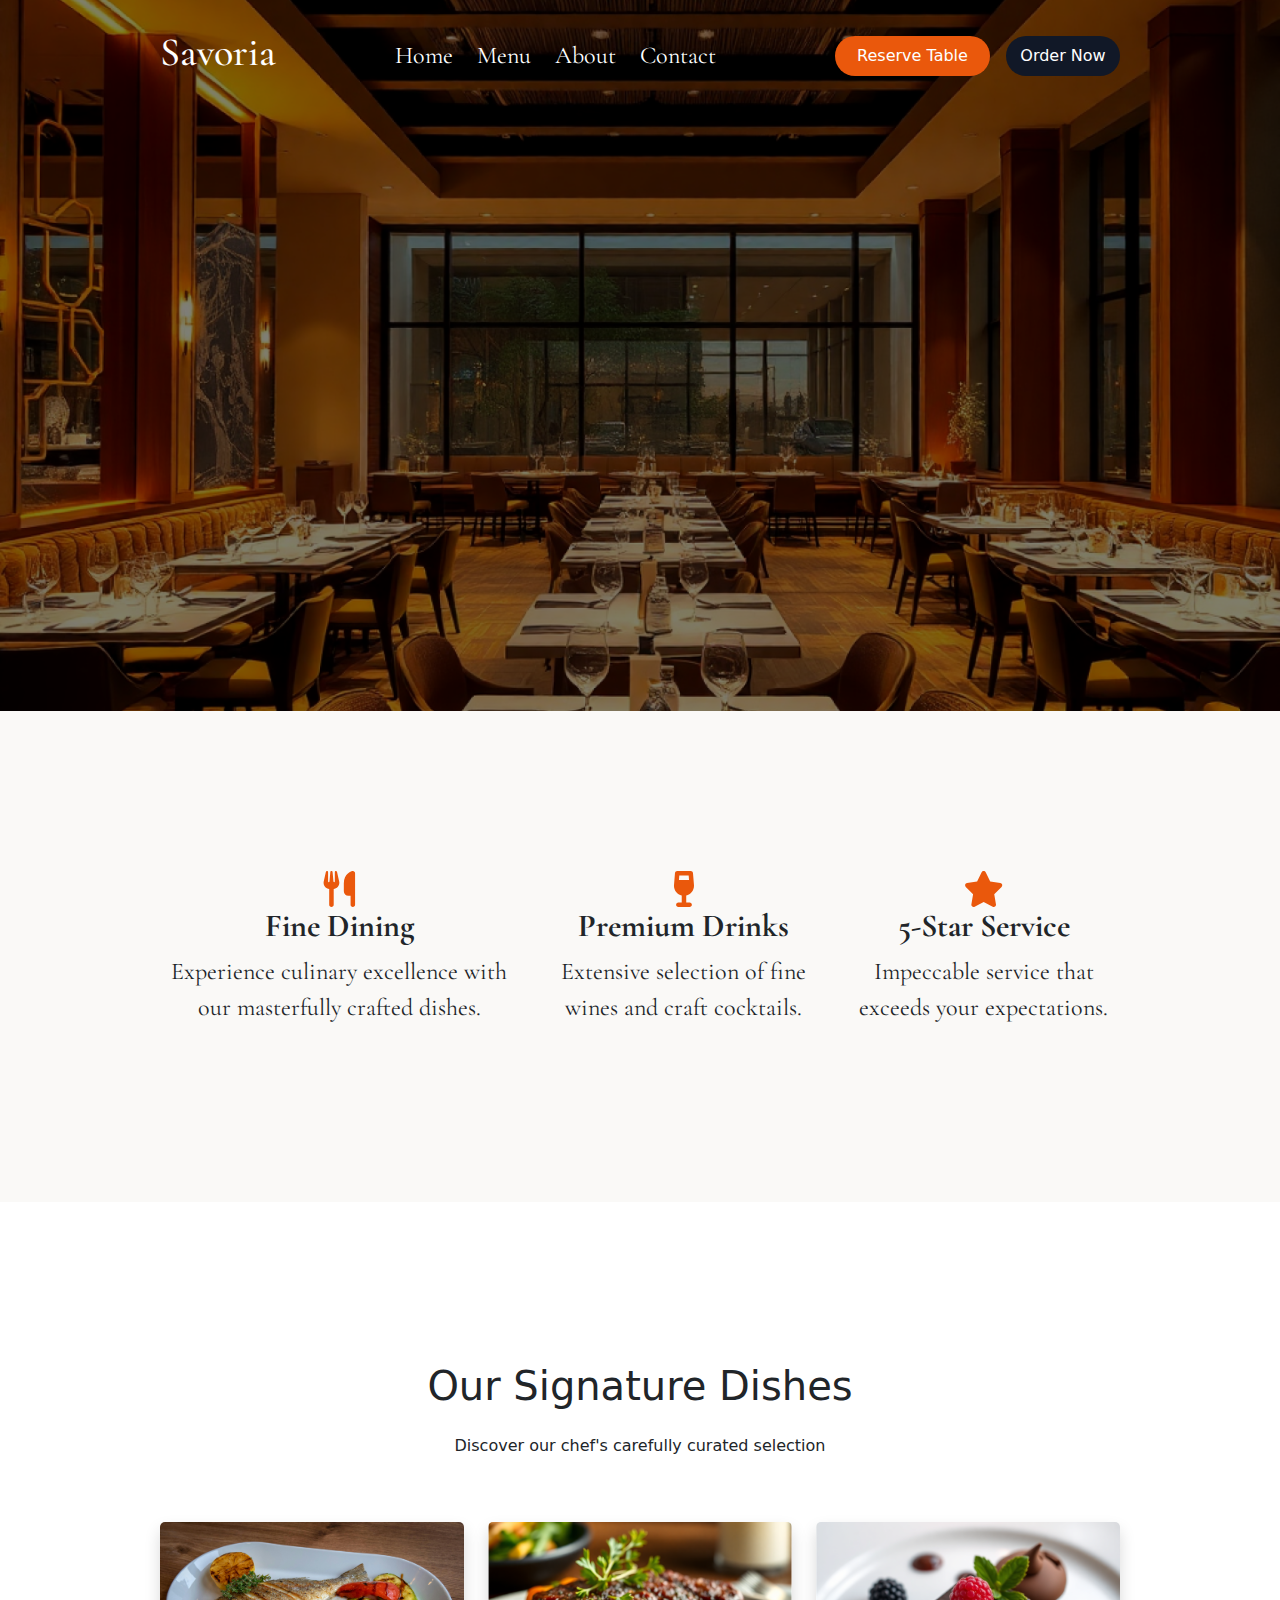
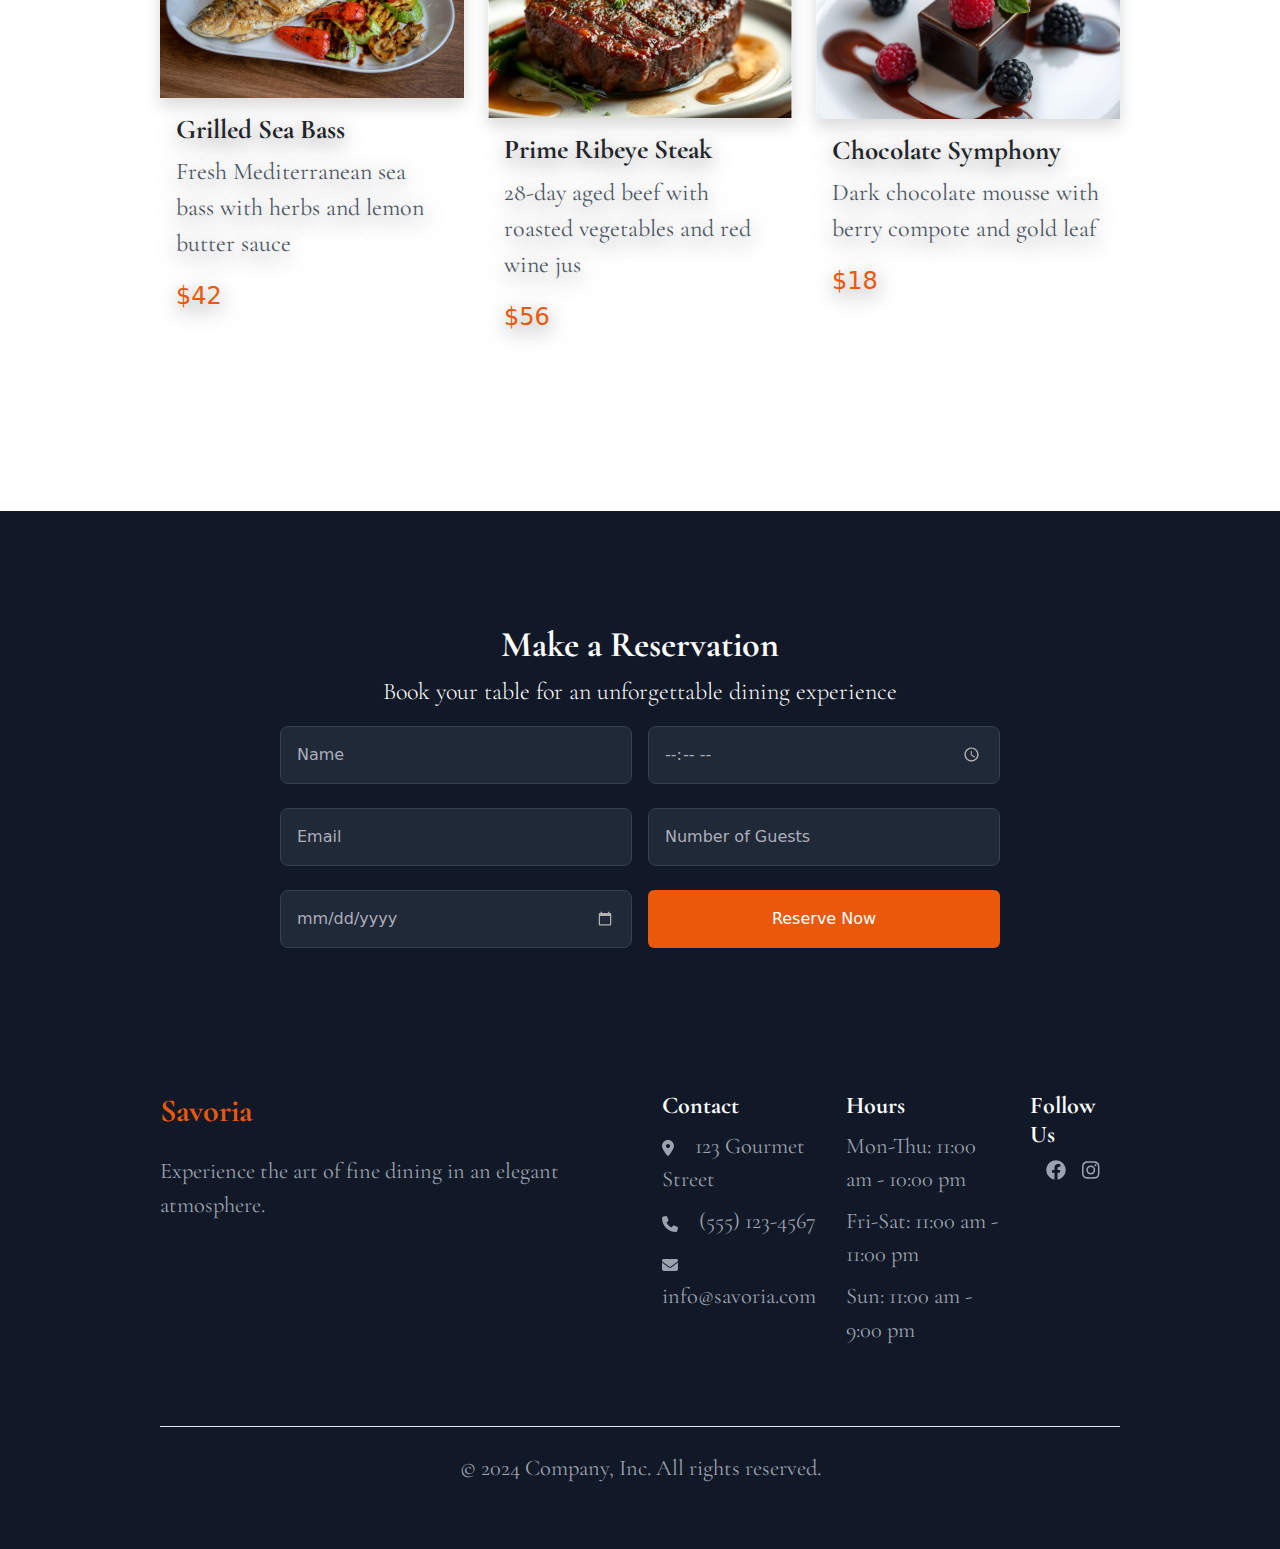
<file: index.html>
<!DOCTYPE html>
<html lang="en">
  <head>
    <meta charset="UTF-8" />
    <meta name="viewport" content="width=device-width, initial-scale=1.0" />
    <title>Savoria</title>
    <link rel="preconnect" href="https://fonts.googleapis.com" />
    <link rel="preconnect" href="https://fonts.gstatic.com" crossorigin />
    <link
      href="https://fonts.googleapis.com/css2?family=Inter:ital,opsz,wght@0,14..32,100..900;1,14..32,100..900&display=swap"
      rel="stylesheet" />

    <link
      href="https://cdn.jsdelivr.net/npm/bootstrap@5.3.3/dist/css/bootstrap.min.css"
      rel="stylesheet"
      integrity="sha384-QWTKZyjpPEjISv5WaRU9OFeRpok6YctnYmDr5pNlyT2bRjXh0JMhjY6hW+ALEwIH"
      crossorigin="anonymous" />
    <link rel="stylesheet" href="css/main.css" />
  </head>
  <body>
    <header class="d-flex top-header w-100 position-absolute left-0">
      <div class="d-flex justify-content-between py-3 w-100 header-container">
        <h1>Savoria</h1>
        <ul
          class="d-flex list-unstyled gap-4 m-0 justify-content-center align-items-center">
          <li>
            <a href="index.html" style="color: white; text-decoration: none"
              >Home</a
            >
          </li>
          <li>
            <a href="menu.html" style="color: white; text-decoration: none"
              >Menu</a
            >
          </li>
          <li>
            <a href="about.html" style="color: white; text-decoration: none"
              >About</a
            >
          </li>
          <li>
            <a href="contact.html" style="color: white; text-decoration: none"
              >Contact</a
            >
          </li>
        </ul>
        <div class="d-flex gap-3">
          <button class="btn btn-Reserve" type="button">Reserve Table</button>
          <button class="btn btn-order" type="button">Order Now</button>
        </div>
      </div>
    </header>
    <section class="w-100 position-relative z-index">
      <img src="images/home/Home.png" alt="Home-image" class="w-100 img-mask" />
      <div class="overlay"></div>
    </section>
    <section class="d-flex flex-row w-100 features-restaurant">
      <div class="d-flex flex-row w-100 justify-content-between features gap-4">
        <div
          class="d-flex flex-column justify-content-center align-items-center">
          <svg
            width="33"
            height="36"
            viewBox="0 0 33 36"
            fill="none"
            xmlns="http://www.w3.org/2000/svg">
            <path
              d="M29.8281 0C28.7031 0 20.8281 2.25 20.8281 12.375V20.25C20.8281 22.732 22.8461 24.75 25.3281 24.75H27.5781V33.75C27.5781 34.9945 28.5836 36 29.8281 36C31.0727 36 32.0781 34.9945 32.0781 33.75V24.75V16.875V2.25C32.0781 1.00547 31.0727 0 29.8281 0ZM5.07812 1.125C5.07812 0.548438 4.64922 0.0703125 4.07266 0.00703125C3.49609 -0.05625 2.98281 0.323437 2.85625 0.878906L0.725781 10.4625C0.627344 10.9055 0.578125 11.3555 0.578125 11.8055C0.578125 15.0328 3.04609 17.6836 6.20312 17.9719V33.75C6.20312 34.9945 7.20859 36 8.45312 36C9.69766 36 10.7031 34.9945 10.7031 33.75V17.9719C13.8602 17.6836 16.3281 15.0328 16.3281 11.8055C16.3281 11.3555 16.2789 10.9055 16.1805 10.4625L14.05 0.878906C13.9234 0.316406 13.3961 -0.05625 12.8266 0.00703125C12.257 0.0703125 11.8281 0.548438 11.8281 1.125V10.5609C11.8281 10.9406 11.5188 11.25 11.1391 11.25C10.7805 11.25 10.4852 10.9758 10.45 10.6172L9.57109 1.02656C9.52188 0.442969 9.03672 0 8.45312 0C7.86953 0 7.38438 0.442969 7.33516 1.02656L6.46328 10.6172C6.42812 10.9758 6.13281 11.25 5.77422 11.25C5.39453 11.25 5.08516 10.9406 5.08516 10.5609V1.125H5.07812ZM8.47422 11.8125H8.45312H8.43203L8.45312 11.7633L8.47422 11.8125Z"
              fill="#EA580C" />
          </svg>
          <h3>Fine Dining</h3>
          <p class="text-center">
            Experience culinary excellence with our masterfully crafted dishes.
          </p>
        </div>
        <div
          class="d-flex flex-column justify-content-center align-items-center">
          <svg
            width="21"
            height="36"
            viewBox="0 0 21 36"
            fill="none"
            xmlns="http://www.w3.org/2000/svg">
            <path
              d="M1.99138 2.06016C2.08982 0.9 3.06716 0 4.23435 0H17.7343C18.9015 0 19.8789 0.9 19.9773 2.06016L20.9617 13.9008C21.3836 18.9633 17.9734 23.407 13.2343 24.4898V31.5H16.6093C17.8539 31.5 18.8593 32.5055 18.8593 33.75C18.8593 34.9945 17.8539 36 16.6093 36H10.9843H5.35935C4.11482 36 3.10935 34.9945 3.10935 33.75C3.10935 32.5055 4.11482 31.5 5.35935 31.5H8.73435V24.4969C3.99529 23.4141 0.585129 18.9703 1.007 13.9078L1.99138 2.06719V2.06016ZM5.92888 9H16.0398L15.6672 4.5H6.30154L5.92888 9Z"
              fill="#EA580C" />
          </svg>

          <h3>Premium Drinks</h3>
          <p class="text-center">
            Extensive selection of fine wines and craft cocktails.
          </p>
        </div>
        <div
          class="d-flex flex-column justify-content-center align-items-center">
          <svg
            width="38"
            height="36"
            viewBox="0 0 38 36"
            fill="none"
            xmlns="http://www.w3.org/2000/svg">
            <path
              d="M20.6883 1.26562C20.3157 0.492188 19.5282 0 18.6633 0C17.7985 0 17.018 0.492188 16.6383 1.26562L12.1172 10.568L2.02035 12.0586C1.1766 12.1852 0.473476 12.7758 0.213319 13.5844C-0.0468368 14.393 0.1641 15.2859 0.768788 15.8836L8.09535 23.1328L6.36566 33.3773C6.22504 34.2211 6.5766 35.0789 7.27269 35.5781C7.96879 36.0773 8.88988 36.1406 9.64926 35.7398L18.6704 30.9234L27.6914 35.7398C28.4508 36.1406 29.3719 36.0844 30.068 35.5781C30.7641 35.0719 31.1157 34.2211 30.975 33.3773L29.2383 23.1328L36.5649 15.8836C37.1696 15.2859 37.3875 14.393 37.1203 13.5844C36.8532 12.7758 36.1571 12.1852 35.3133 12.0586L25.2094 10.568L20.6883 1.26562Z"
              fill="#EA580C" />
          </svg>
          <h3>5-Star Service</h3>
          <p class="text-center">
            Impeccable service that exceeds your expectations.
          </p>
        </div>
      </div>
    </section>
    <section class="d-flex w-100">
      <div class="d-flex flex-column w-100 menu-restaurant gap-5">
        <div
          class="w-100 d-flex flex-column justify-content-center align-items-center gap-3">
          <h1>Our Signature Dishes</h1>
          <p>Discover our chef's carefully curated selection</p>
        </div>
        <div class="d-flex flex-row justify-content-between gap-4">
          <div class="card" style="width: 24.666rem">
            <img
              src="images/food/pexels-crysnet-11653557.jpg "
              class="card-img-top shadow"
              alt="Grilled Sea Bass Image" />
            <div class="card-body">
              <h5 class="card-title">Grilled Sea Bass</h5>
              <p class="card-text">
                Fresh Mediterranean sea bass with herbs and lemon butter sauce
              </p>
              <span>$42</span>
            </div>
          </div>
          <div class="card" style="width: 24.666rem">
            <img
              src="images/food/Steak.png"
              class="card-img-top shadow"
              alt="Prime Ribeye Steak Image" />
            <div class="card-body">
              <h5 class="card-title">Prime Ribeye Steak</h5>
              <p class="card-text">
                28-day aged beef with roasted vegetables and red wine jus
              </p>
              <span>$56</span>
            </div>
          </div>
          <div class="card" style="width: 24.666rem">
            <img
              src="images/food/chocolate.png"
              class="card-img-top shadow"
              alt="Chocolate Symphony Image" />
            <div class="card-body">
              <h5 class="card-title">Chocolate Symphony</h5>
              <p class="card-text">
                Dark chocolate mousse with berry compote and gold leaf
              </p>
              <span>$18</span>
            </div>
          </div>
        </div>
      </div>
    </section>
    <section
      class="d-flex w-100 contactFooter-container justify-content-center align-items-center">
      <div
        class="w-100 d-flex flex-column contactFooter-innContainer justify-content-center align-items-center">
        <div class="d-flex flex-column w-75">
          <div
            class="d-flex flex-column justify-content-center align-items-center">
            <h1 class="reservation-title text-center">Make a Reservation</h1>
            <p class="reservation-description text-center">
              Book your table for an unforgettable dining experience
            </p>
          </div>
          <div class="d-flex w-100">
            <form
              action=""
              class="d-flex flex-row justify-content-center align-items-center w-100 gap-3">
              <div class="flex-column d-flex w-100 gap-4">
                <input
                  type="text"
                  name="name"
                  placeholder="Name"
                  class="w-100 bg-transparent p-3 border border-1 rounded-3 input-form" />
                <input
                  type="text"
                  name="email"
                  placeholder="Email"
                  class="w-100 bg-transparent p-3 border border-1 rounded-3 input-form" />
                <input
                  type="date"
                  id="date"
                  name="date"
                  placeholder="Date"
                  class="w-100 bg-transparent p-3 border border-1 rounded-3 input-form" />
              </div>
              <div class="flex-column d-flex w-100 gap-4">
                <input
                  type="time"
                  id="time"
                  name="time"
                  placeholder="Time"
                  class="w-100 bg-transparent p-3 border border-1 rounded-3 input-form" />
                <input
                  type="number"
                  name="NumberofGuests"
                  placeholder="Number of Guests"
                  class="w-100 bg-transparent p-3 border border-1 rounded-3 input-form" />
                <button class="btn w-100 p-3 reservation-btn" type="button">
                  Reserve Now
                </button>
              </div>
            </form>
          </div>
        </div>

        <div class="d-flex w-100 restaurant-info gap-4">
          <div class="d-flex flex-column gap-3">
            <h1 class="title-info">Savoria</h1>
            <p class="description-info">
              Experience the art of fine dining in an elegant atmosphere.
            </p>
          </div>
          <div class="col-3 col-md-2 mb-3">
            <h5 class="contact-title">Contact</h5>
            <ul class="nav flex-column">
              <li class="nav-item mb-2">
                <svg
                  width="12"
                  height="16"
                  viewBox="0 0 12 16"
                  fill="none"
                  xmlns="http://www.w3.org/2000/svg">
                  <path
                    d="M6.74062 15.6C8.34375 13.5938 12 8.73125 12 6C12 2.6875 9.3125 0 6 0C2.6875 0 0 2.6875 0 6C0 8.73125 3.65625 13.5938 5.25938 15.6C5.64375 16.0781 6.35625 16.0781 6.74062 15.6ZM6 4C6.53043 4 7.03914 4.21071 7.41421 4.58579C7.78929 4.96086 8 5.46957 8 6C8 6.53043 7.78929 7.03914 7.41421 7.41421C7.03914 7.78929 6.53043 8 6 8C5.46957 8 4.96086 7.78929 4.58579 7.41421C4.21071 7.03914 4 6.53043 4 6C4 5.46957 4.21071 4.96086 4.58579 4.58579C4.96086 4.21071 5.46957 4 6 4Z"
                    fill="#9CA3AF" />
                </svg>
                123 Gourmet Street
              </li>
              <li class="nav-item mb-2">
                <a href="#" class="nav-link p-0 text-body-secondary">
                  <svg
                    width="16"
                    height="16"
                    viewBox="0 0 16 16"
                    fill="none"
                    xmlns="http://www.w3.org/2000/svg">
                    <path
                      d="M5.15312 0.768722C4.9125 0.187472 4.27812 -0.121903 3.67188 0.0437222L0.921875 0.793722C0.378125 0.943722 0 1.43747 0 1.99997C0 9.73122 6.26875 16 14 16C14.5625 16 15.0563 15.6218 15.2063 15.0781L15.9563 12.3281C16.1219 11.7218 15.8125 11.0875 15.2312 10.8468L12.2312 9.59685C11.7219 9.38435 11.1313 9.53122 10.7844 9.95935L9.52188 11.5C7.32188 10.4593 5.54062 8.6781 4.5 6.4781L6.04063 5.21872C6.46875 4.86872 6.61562 4.28122 6.40312 3.77185L5.15312 0.771847V0.768722Z"
                      fill="#9CA3AF" />
                  </svg>
                  (555) 123-4567</a
                >
              </li>
              <li class="nav-item mb-2">
                <a href="#" class="nav-link p-0 text-body-secondary">
                  <svg
                    width="16"
                    height="12"
                    viewBox="0 0 16 12"
                    fill="none"
                    xmlns="http://www.w3.org/2000/svg">
                    <path
                      d="M1.5 0C0.671875 0 0 0.671875 0 1.5C0 1.97187 0.221875 2.41562 0.6 2.7L7.4 7.8C7.75625 8.06563 8.24375 8.06563 8.6 7.8L15.4 2.7C15.7781 2.41562 16 1.97187 16 1.5C16 0.671875 15.3281 0 14.5 0H1.5ZM0 3.5V10C0 11.1031 0.896875 12 2 12H14C15.1031 12 16 11.1031 16 10V3.5L9.2 8.6C8.4875 9.13438 7.5125 9.13438 6.8 8.6L0 3.5Z"
                      fill="#9CA3AF" />
                  </svg>
                  info@savoria.com</a
                >
              </li>
            </ul>
          </div>
          <div class="col-3 col-md-2 mb-3">
            <h5 class="contact-title">Hours</h5>
            <ul class="nav flex-column">
              <li class="nav-item mb-2">Mon-Thu: 11:00 am - 10:00 pm</li>
              <li class="nav-item mb-2">Fri-Sat: 11:00 am - 11:00 pm</li>
              <li class="nav-item mb-2">Sun: 11:00 am - 9:00 pm</li>
            </ul>
          </div>
          <div class="d-flex flex-column">
            <h5 class="contact-title">Follow Us</h5>
            <ul class="list-unstyled d-flex">
              <li class="ms-3">
                <a class="link-body-emphasis" href="#">
                  <svg
                    width="20"
                    height="20"
                    viewBox="0 0 20 20"
                    fill="none"
                    xmlns="http://www.w3.org/2000/svg">
                    <path
                      d="M19.6875 10C19.6875 4.64844 15.3516 0.3125 10 0.3125C4.64844 0.3125 0.3125 4.64844 0.3125 10C0.3125 14.8352 3.85508 18.843 8.48633 19.5703V12.8004H6.02539V10H8.48633V7.86562C8.48633 5.43789 9.93164 4.09687 12.1453 4.09687C13.2055 4.09687 14.3141 4.28594 14.3141 4.28594V6.66875H13.0922C11.8891 6.66875 11.5137 7.41562 11.5137 8.18164V10H14.2004L13.7707 12.8004H11.5137V19.5703C16.1449 18.843 19.6875 14.8352 19.6875 10Z"
                      fill="#9CA3AF" />
                  </svg>
                </a>
              </li>
              <li class="ms-3">
                <a class="link-body-emphasis" href="#">
                  <svg
                    width="18"
                    height="18"
                    viewBox="0 0 18 18"
                    fill="none"
                    xmlns="http://www.w3.org/2000/svg">
                    <path
                      d="M8.75391 4.50781C6.26953 4.50781 4.26562 6.51172 4.26562 8.99609C4.26562 11.4805 6.26953 13.4844 8.75391 13.4844C11.2383 13.4844 13.2422 11.4805 13.2422 8.99609C13.2422 6.51172 11.2383 4.50781 8.75391 4.50781ZM8.75391 11.9141C7.14844 11.9141 5.83594 10.6055 5.83594 8.99609C5.83594 7.38672 7.14453 6.07812 8.75391 6.07812C10.3633 6.07812 11.6719 7.38672 11.6719 8.99609C11.6719 10.6055 10.3594 11.9141 8.75391 11.9141ZM14.4727 4.32422C14.4727 4.90625 14.0039 5.37109 13.4258 5.37109C12.8438 5.37109 12.3789 4.90234 12.3789 4.32422C12.3789 3.74609 12.8477 3.27734 13.4258 3.27734C14.0039 3.27734 14.4727 3.74609 14.4727 4.32422ZM17.4453 5.38672C17.3789 3.98438 17.0586 2.74219 16.0312 1.71875C15.0078 0.695312 13.7656 0.375 12.3633 0.304687C10.918 0.222656 6.58594 0.222656 5.14062 0.304687C3.74219 0.371094 2.5 0.691406 1.47266 1.71484C0.445313 2.73828 0.128906 3.98047 0.0585937 5.38281C-0.0234375 6.82812 -0.0234375 11.1602 0.0585937 12.6055C0.125 14.0078 0.445313 15.25 1.47266 16.2734C2.5 17.2969 3.73828 17.6172 5.14062 17.6875C6.58594 17.7695 10.918 17.7695 12.3633 17.6875C13.7656 17.6211 15.0078 17.3008 16.0312 16.2734C17.0547 15.25 17.375 14.0078 17.4453 12.6055C17.5273 11.1602 17.5273 6.83203 17.4453 5.38672ZM15.5781 14.1562C15.2734 14.9219 14.6836 15.5117 13.9141 15.8203C12.7617 16.2773 10.0273 16.1719 8.75391 16.1719C7.48047 16.1719 4.74219 16.2734 3.59375 15.8203C2.82812 15.5156 2.23828 14.9258 1.92969 14.1562C1.47266 13.0039 1.57813 10.2695 1.57813 8.99609C1.57813 7.72266 1.47656 4.98438 1.92969 3.83594C2.23438 3.07031 2.82422 2.48047 3.59375 2.17187C4.74609 1.71484 7.48047 1.82031 8.75391 1.82031C10.0273 1.82031 12.7656 1.71875 13.9141 2.17187C14.6797 2.47656 15.2695 3.06641 15.5781 3.83594C16.0352 4.98828 15.9297 7.72266 15.9297 8.99609C15.9297 10.2695 16.0352 13.0078 15.5781 14.1562Z"
                      fill="#9CA3AF" />
                  </svg>
                </a>
              </li>
            </ul>
          </div>
        </div>

        <div
          class="d-flex flex-column flex-sm-row justify-content-between py-4 my-4 border-top w-100 justify-content-center align-items-center">
          <p class="text-center w-100 footer-copyright">
            &copy; 2024 Company, Inc. All rights reserved.
          </p>
        </div>
      </div>
    </section>
    <script
      src="https://cdn.jsdelivr.net/npm/bootstrap@5.3.3/dist/js/bootstrap.bundle.min.js"
      integrity="sha384-YvpcrYf0tY3lHB60NNkmXc5s9fDVZLESaAA55NDzOxhy9GkcIdslK1eN7N6jIeHz"
      crossorigin="anonymous"></script>
    <script
      src="https://cdn.jsdelivr.net/npm/@popperjs/core@2.11.8/dist/umd/popper.min.js"
      integrity="sha384-I7E8VVD/ismYTF4hNIPjVp/Zjvgyol6VFvRkX/vR+Vc4jQkC+hVqc2pM8ODewa9r"
      crossorigin="anonymous"></script>
    <script
      src="https://cdn.jsdelivr.net/npm/bootstrap@5.3.3/dist/js/bootstrap.min.js"
      integrity="sha384-0pUGZvbkm6XF6gxjEnlmuGrJXVbNuzT9qBBavbLwCsOGabYfZo0T0to5eqruptLy"
      crossorigin="anonymous"></script>
  </body>
</html>
</file>
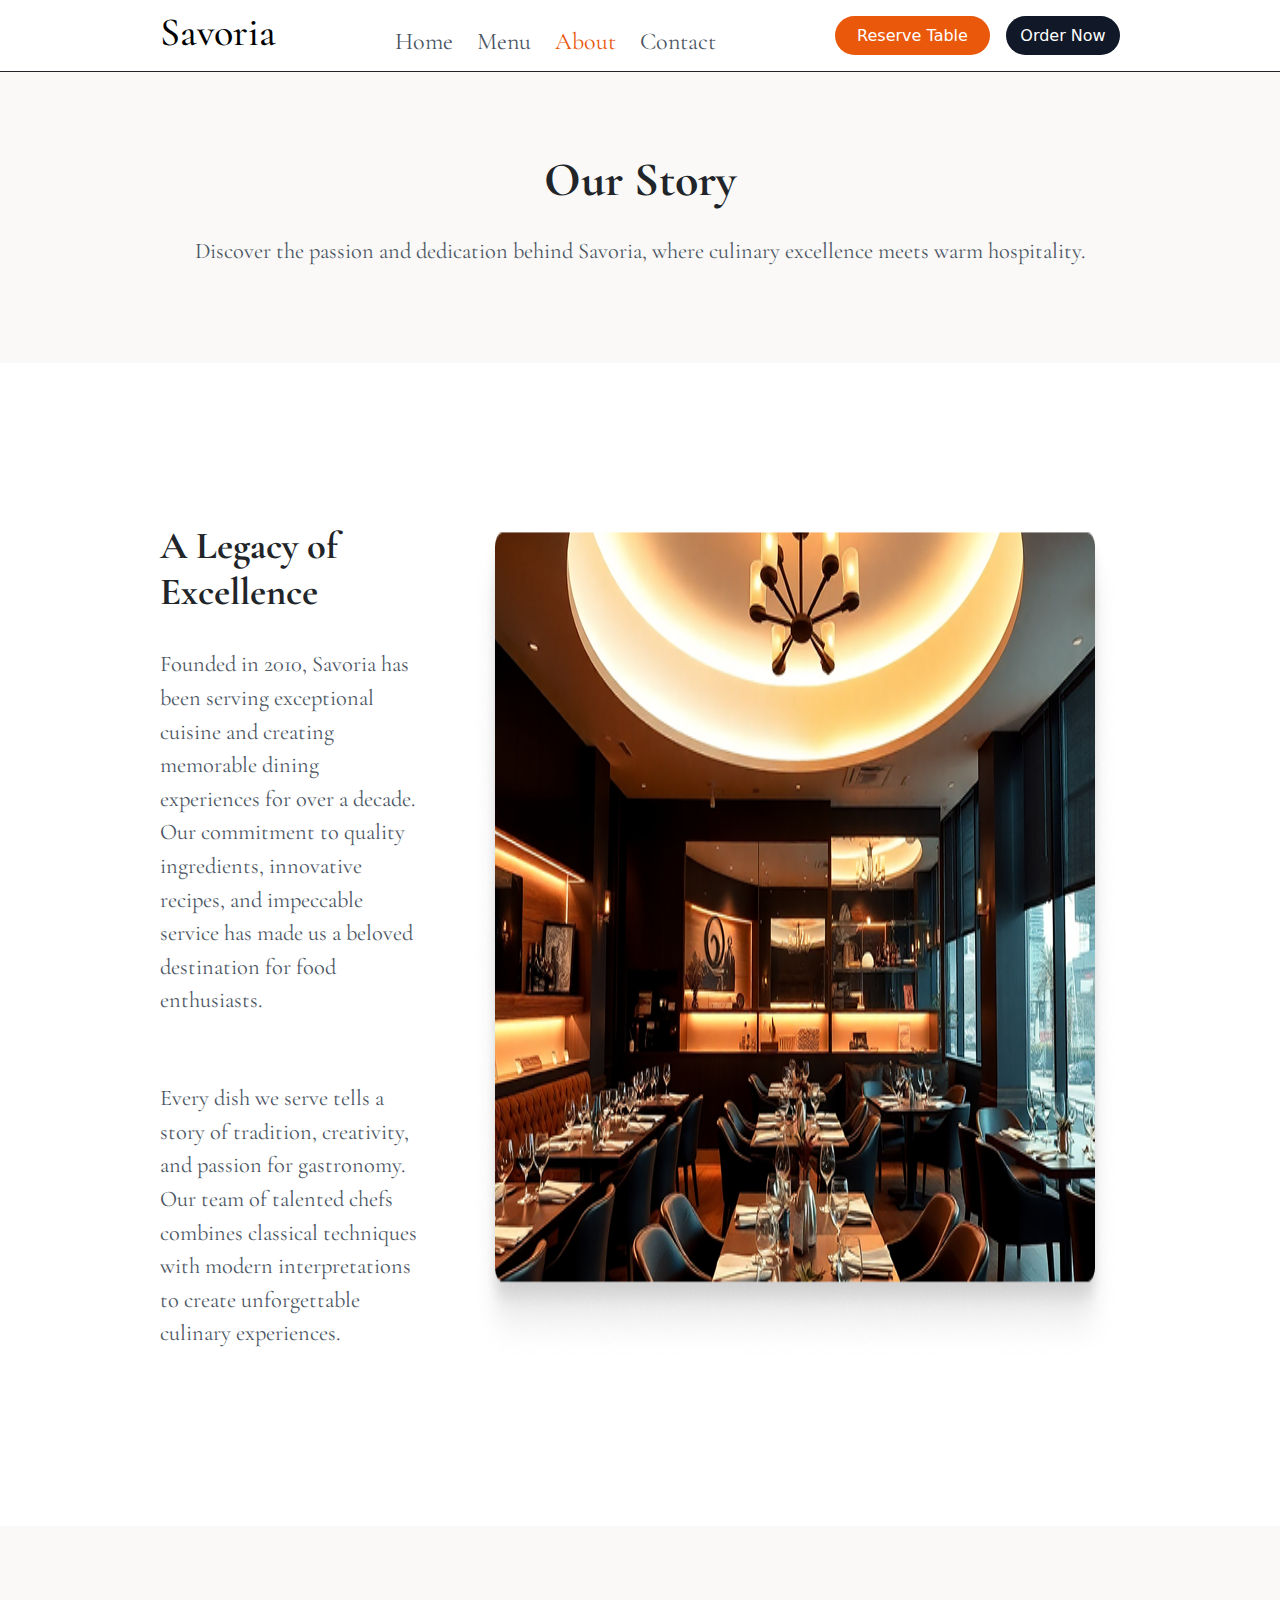
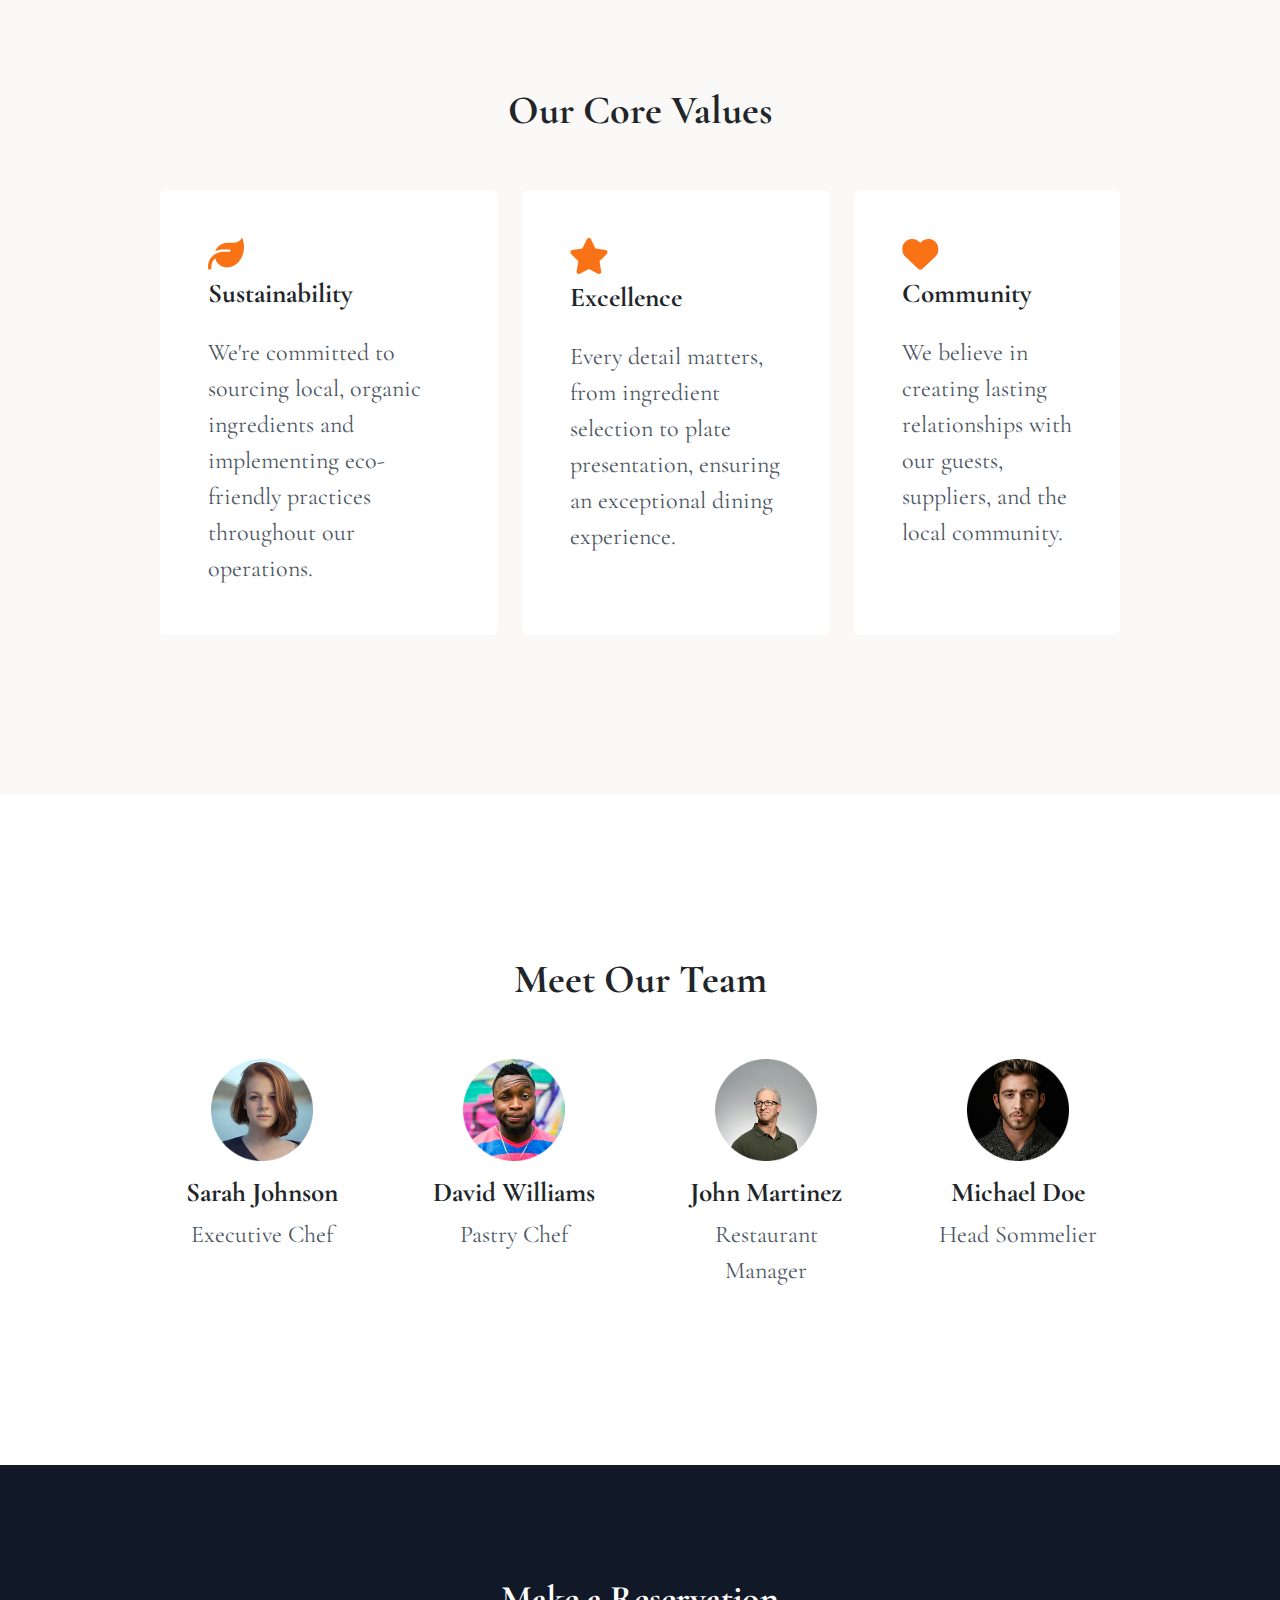
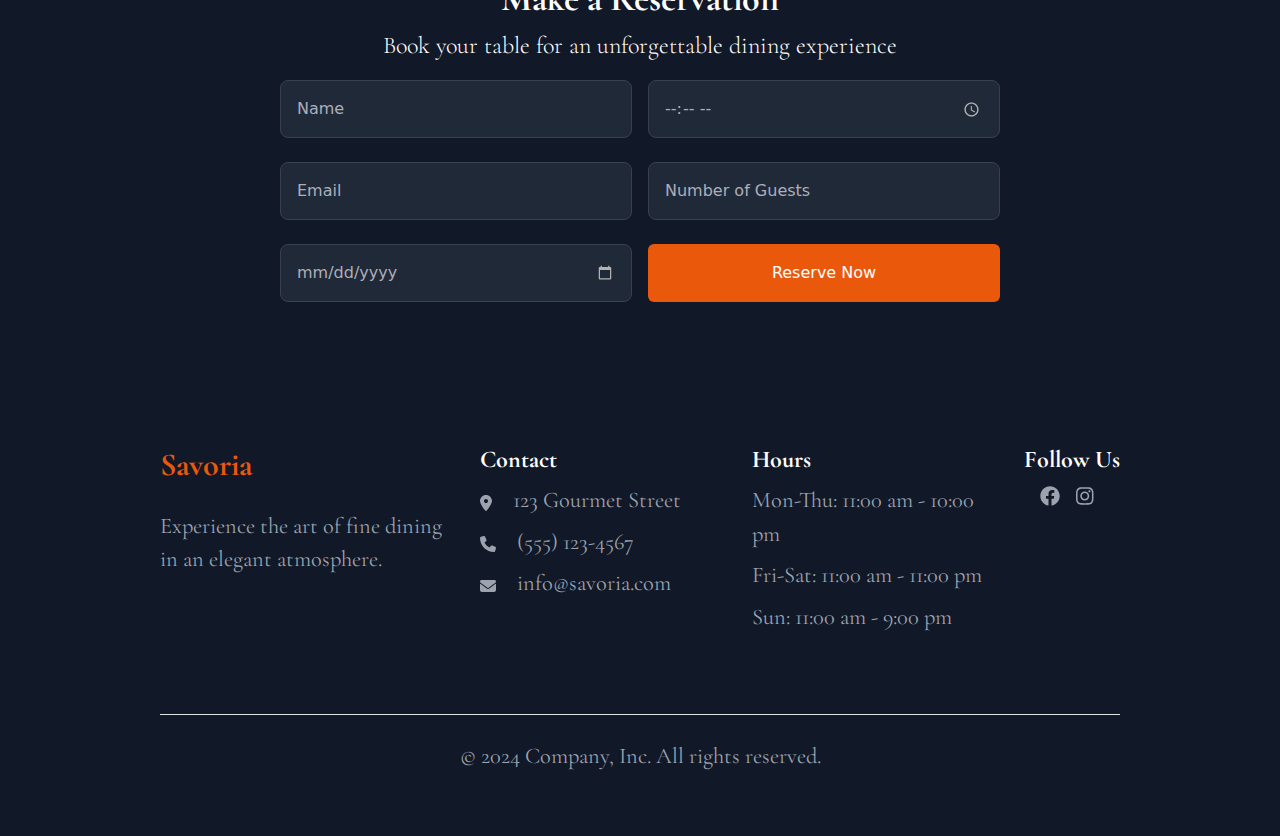
<file: about.html>
<!DOCTYPE html>
<html lang="en">
  <head>
    <meta charset="UTF-8" />
    <meta name="viewport" content="width=device-width, initial-scale=1.0" />
    <title>Savoria</title>
    <link rel="preconnect" href="https://fonts.googleapis.com" />
    <link rel="preconnect" href="https://fonts.gstatic.com" crossorigin />
    <link
      href="https://fonts.googleapis.com/css2?family=Inter:ital,opsz,wght@0,14..32,100..900;1,14..32,100..900&display=swap"
      rel="stylesheet" />
    <link
      href="https://cdn.jsdelivr.net/npm/bootstrap@5.3.3/dist/css/bootstrap.min.css"
      rel="stylesheet"
      integrity="sha384-QWTKZyjpPEjISv5WaRU9OFeRpok6YctnYmDr5pNlyT2bRjXh0JMhjY6hW+ALEwIH"
      crossorigin="anonymous" />

    <link rel="stylesheet" href="css/main.css" />
  </head>
  <body>
    <header
      class="d-flex top-header w-100 border-bottom border-dark"
      style="background-color: white">
      <div class="d-flex justify-content-between py-3 w-100 header-container">
        <h1 style="color: black">Savoria</h1>
        <ul
          class="d-flex list-unstyled gap-4 m-0 justify-content-center align-items-center navbar">
          <li>
            <a href="index.html" style="color: #4b5563; text-decoration: none"
              >Home</a
            >
          </li>
          <li>
            <a href="menu.html" style="color: #4b5563; text-decoration: none"
              >Menu</a
            >
          </li>
          <li>
            <a href="about.html" style="color: #4b5563; text-decoration: none"
              >About</a
            >
          </li>
          <li>
            <a href="contact.html" style="color: #4b5563; text-decoration: none"
              >Contact</a
            >
          </li>
        </ul>
        <div class="d-flex gap-3">
          <button class="btn btn-Reserve" type="button">Reserve Table</button>
          <button class="btn btn-order" type="button">Order Now</button>
        </div>
      </div>
    </header>

    <section class="introduction-section">
      <div
        class="introduction-container d-flex flex-column justify-content-center align-items-center gap-3">
        <h1>Our Story</h1>
        <p>
          Discover the passion and dedication behind Savoria, where culinary
          excellence meets warm hospitality.
        </p>
      </div>
    </section>

    <section>
      <div class="about-container d-flex flex-row gap-5">
        <div class="d-flex flex-column gap-4 justify-content-center">
          <h2 class="legacy-title">A Legacy of Excellence</h2>
          <div class="d-flex flex-column gap-5 align-items-center">
            <p class="legacy-description">
              Founded in 2010, Savoria has been serving exceptional cuisine and
              creating memorable dining experiences for over a decade. Our
              commitment to quality ingredients, innovative recipes, and
              impeccable service has made us a beloved destination for food
              enthusiasts.
            </p>
            <p class="legacy-description">
              Every dish we serve tells a story of tradition, creativity, and
              passion for gastronomy. Our team of talented chefs combines
              classical techniques with modern interpretations to create
              unforgettable culinary experiences.
            </p>
          </div>
        </div>
        <img src="images/about/restaurantAbout.png" alt="" />
      </div>
    </section>

    <section class="coreValues-section">
      <div
        class="d-flex flex-column coreValues-container gap-5 align-items-center">
        <h2>Our Core Values</h2>
        <div class="d-flex flex-row gap-4">
          <div class="card">
            <div class="card-body p-5">
              <svg
                width="36"
                height="32"
                viewBox="0 0 36 32"
                fill="none"
                xmlns="http://www.w3.org/2000/svg">
                <path
                  d="M19.125 4.74992C13.5984 4.74992 8.92266 8.37102 7.33359 13.3632C9.69609 12.1679 12.3609 11.4999 15.1875 11.4999H21.375C21.9938 11.4999 22.5 12.0062 22.5 12.6249C22.5 13.2437 21.9938 13.7499 21.375 13.7499H20.25H15.1875C14.0203 13.7499 12.8883 13.8835 11.7984 14.1296C9.97734 14.5445 8.28281 15.2827 6.77813 16.2882C2.69297 19.0093 0 23.657 0 28.9374V30.0624C0 30.9976 0.752344 31.7499 1.6875 31.7499C2.62266 31.7499 3.375 30.9976 3.375 30.0624V28.9374C3.375 25.5132 4.83047 22.4335 7.15781 20.2749C8.55 25.5835 13.3805 29.4999 19.125 29.4999H19.1953C28.4836 29.4507 36 20.296 36 9.01086C36 6.01555 35.4727 3.16789 34.5164 0.601484C34.3336 0.116328 33.6234 0.137422 33.3773 0.594453C32.0555 3.06945 29.4398 4.74992 26.4375 4.74992H19.125Z"
                  fill="#F97316" />
              </svg>
              <h5 class="card-title mb-4 mt-2 coreValues-cardTitle">
                Sustainability
              </h5>
              <p class="card-text coreValues-cardText">
                We're committed to sourcing local, organic ingredients and
                implementing eco-friendly practices throughout our operations.
              </p>
            </div>
          </div>
          <div class="card">
            <div class="card-body p-5">
              <svg
                width="38"
                height="36"
                viewBox="0 0 38 36"
                fill="none"
                xmlns="http://www.w3.org/2000/svg">
                <path
                  d="M20.9383 1.26562C20.5656 0.492188 19.7781 0 18.9133 0C18.0484 0 17.2679 0.492188 16.8883 1.26562L12.3672 10.568L2.27029 12.0586C1.42654 12.1852 0.723415 12.7758 0.463258 13.5844C0.203102 14.393 0.414039 15.2859 1.01873 15.8836L8.34529 23.1328L6.6156 33.3773C6.47498 34.2211 6.82654 35.0789 7.52263 35.5781C8.21873 36.0773 9.13982 36.1406 9.8992 35.7398L18.9203 30.9234L27.9414 35.7398C28.7008 36.1406 29.6219 36.0844 30.3179 35.5781C31.014 35.0719 31.3656 34.2211 31.225 33.3773L29.4883 23.1328L36.8148 15.8836C37.4195 15.2859 37.6375 14.393 37.3703 13.5844C37.1031 12.7758 36.407 12.1852 35.5633 12.0586L25.4594 10.568L20.9383 1.26562Z"
                  fill="#F97316" />
              </svg>
              <h5 class="card-title mb-4 mt-2 coreValues-cardTitle">
                Excellence
              </h5>
              <p class="card-text coreValues-cardText">
                Every detail matters, from ingredient selection to plate
                presentation, ensuring an exceptional dining experience.
              </p>
            </div>
          </div>
          <div class="card">
            <div class="card-body p-5">
              <svg
                width="37"
                height="32"
                viewBox="0 0 37 32"
                fill="none"
                xmlns="http://www.w3.org/2000/svg">
                <path
                  d="M3.675 19.122L16.3805 30.9837C16.9078 31.4759 17.6039 31.7501 18.3281 31.7501C19.0523 31.7501 19.7484 31.4759 20.2758 30.9837L32.9813 19.122C35.1188 17.1322 36.3281 14.3408 36.3281 11.4228V11.015C36.3281 6.10013 32.7773 1.90951 27.9328 1.10091C24.7266 0.566539 21.4641 1.6142 19.1719 3.90638L18.3281 4.75013L17.4844 3.90638C15.1922 1.6142 11.9297 0.566539 8.72344 1.10091C3.87891 1.90951 0.328125 6.10013 0.328125 11.015V11.4228C0.328125 14.3408 1.5375 17.1322 3.675 19.122Z"
                  fill="#F97316" />
              </svg>
              <h5 class="card-title mb-4 mt-2 coreValues-cardTitle">
                Community
              </h5>
              <p class="card-text coreValues-cardText">
                We believe in creating lasting relationships with our guests,
                suppliers, and the local community.
              </p>
            </div>
          </div>
        </div>
      </div>
    </section>

    <section>
      <div class="team-container d-flex flex-column gap-5">
        <h2 class="text-center">Meet Our Team</h2>
        <div class="row row-cols-1 row-cols-md-4 g-5">
          <div class="col">
            <div class="card h-100 justify-content-between align-items-center">
              <img
                src="images/about/Sarah Johnson.png"
                class="card-img-top"
                style="width: 50%"
                alt="..." />
              <div class="card-body">
                <h5 class="card-title coreValues-cardTitle text-center">
                  Sarah Johnson
                </h5>
                <p class="card-text coreValues-cardText text-center">
                  Executive Chef
                </p>
              </div>
            </div>
          </div>
          <div class="col">
            <div class="card h-100 justify-content-between align-items-center">
              <img
                src="images/about/David Williams.png"
                class="card-img-top"
                style="width: 50%"
                alt="..." />
              <div class="card-body">
                <h5 class="card-title coreValues-cardTitle text-center">
                  David Williams
                </h5>
                <p class="card-text coreValues-cardText text-center">
                  Pastry Chef
                </p>
              </div>
            </div>
          </div>
          <div class="col">
            <div class="card h-100 justify-content-between align-items-center">
              <img
                src="images/about/John Martinez.png"
                class="card-img-top"
                style="width: 50%"
                alt="..." />
              <div class="card-body">
                <h5 class="card-title coreValues-cardTitle text-center">
                  John Martinez
                </h5>
                <p class="card-text coreValues-cardText text-center">
                  Restaurant Manager
                </p>
              </div>
            </div>
          </div>
          <div class="col">
            <div class="card h-100 justify-content-between align-items-center">
              <img
                src="images/about/Michael Doe.png"
                class="card-img-top"
                style="width: 50%"
                alt="..." />
              <div class="card-body">
                <h5 class="card-title coreValues-cardTitle text-center">
                  Michael Doe
                </h5>
                <p class="card-text coreValues-cardText text-center">
                  Head Sommelier
                </p>
              </div>
            </div>
          </div>
        </div>
      </div>
    </section>

    <section
      class="d-flex w-100 contactFooter-container justify-content-center align-items-center">
      <div
        class="w-100 d-flex flex-column contactFooter-innContainer justify-content-center align-items-center">
        <div class="d-flex flex-column w-75">
          <div
            class="d-flex flex-column justify-content-center align-items-center">
            <h1 class="reservation-title text-center">Make a Reservation</h1>
            <p class="reservation-description text-center">
              Book your table for an unforgettable dining experience
            </p>
          </div>
          <div class="d-flex w-100">
            <form
              action=""
              class="d-flex flex-row justify-content-center align-items-center w-100 gap-3">
              <div class="flex-column d-flex w-100 gap-4">
                <input
                  type="text"
                  name="name"
                  placeholder="Name"
                  class="w-100 bg-transparent p-3 border border-1 rounded-3 input-form" />
                <input
                  type="text"
                  name="email"
                  placeholder="Email"
                  class="w-100 bg-transparent p-3 border border-1 rounded-3 input-form" />
                <input
                  type="date"
                  id="date"
                  name="date"
                  placeholder="Date"
                  class="w-100 bg-transparent p-3 border border-1 rounded-3 input-form" />
              </div>
              <div class="flex-column d-flex w-100 gap-4">
                <input
                  type="time"
                  id="time"
                  name="time"
                  placeholder="Time"
                  class="w-100 bg-transparent p-3 border border-1 rounded-3 input-form" />
                <input
                  type="number"
                  name="NumberofGuests"
                  placeholder="Number of Guests"
                  class="w-100 bg-transparent p-3 border border-1 rounded-3 input-form" />
                <button class="btn w-100 p-3 reservation-btn" type="button">
                  Reserve Now
                </button>
              </div>
            </form>
          </div>
        </div>

        <div class="d-flex w-100 justify-content-center restaurant-info">
          <div class="d-flex flex-column gap-3" style="width: 288px">
            <h1 class="title-info">Savoria</h1>
            <p class="description-info">
              Experience the art of fine dining in an elegant atmosphere.
            </p>
          </div>
          <div class="col-3 col-md-3 mb-3">
            <h5 class="contact-title">Contact</h5>
            <ul class="nav flex-column">
              <li class="nav-item mb-2">
                <svg
                  width="12"
                  height="16"
                  viewBox="0 0 12 16"
                  fill="none"
                  xmlns="http://www.w3.org/2000/svg">
                  <path
                    d="M6.74062 15.6C8.34375 13.5938 12 8.73125 12 6C12 2.6875 9.3125 0 6 0C2.6875 0 0 2.6875 0 6C0 8.73125 3.65625 13.5938 5.25938 15.6C5.64375 16.0781 6.35625 16.0781 6.74062 15.6ZM6 4C6.53043 4 7.03914 4.21071 7.41421 4.58579C7.78929 4.96086 8 5.46957 8 6C8 6.53043 7.78929 7.03914 7.41421 7.41421C7.03914 7.78929 6.53043 8 6 8C5.46957 8 4.96086 7.78929 4.58579 7.41421C4.21071 7.03914 4 6.53043 4 6C4 5.46957 4.21071 4.96086 4.58579 4.58579C4.96086 4.21071 5.46957 4 6 4Z"
                    fill="#9CA3AF" />
                </svg>
                123 Gourmet Street
              </li>
              <li class="nav-item mb-2">
                <a href="#" class="nav-link p-0 text-body-secondary">
                  <svg
                    width="16"
                    height="16"
                    viewBox="0 0 16 16"
                    fill="none"
                    xmlns="http://www.w3.org/2000/svg">
                    <path
                      d="M5.15312 0.768722C4.9125 0.187472 4.27812 -0.121903 3.67188 0.0437222L0.921875 0.793722C0.378125 0.943722 0 1.43747 0 1.99997C0 9.73122 6.26875 16 14 16C14.5625 16 15.0563 15.6218 15.2063 15.0781L15.9563 12.3281C16.1219 11.7218 15.8125 11.0875 15.2312 10.8468L12.2312 9.59685C11.7219 9.38435 11.1313 9.53122 10.7844 9.95935L9.52188 11.5C7.32188 10.4593 5.54062 8.6781 4.5 6.4781L6.04063 5.21872C6.46875 4.86872 6.61562 4.28122 6.40312 3.77185L5.15312 0.771847V0.768722Z"
                      fill="#9CA3AF" />
                  </svg>
                  (555) 123-4567</a
                >
              </li>
              <li class="nav-item mb-2">
                <a href="#" class="nav-link p-0 text-body-secondary">
                  <svg
                    width="16"
                    height="12"
                    viewBox="0 0 16 12"
                    fill="none"
                    xmlns="http://www.w3.org/2000/svg">
                    <path
                      d="M1.5 0C0.671875 0 0 0.671875 0 1.5C0 1.97187 0.221875 2.41562 0.6 2.7L7.4 7.8C7.75625 8.06563 8.24375 8.06563 8.6 7.8L15.4 2.7C15.7781 2.41562 16 1.97187 16 1.5C16 0.671875 15.3281 0 14.5 0H1.5ZM0 3.5V10C0 11.1031 0.896875 12 2 12H14C15.1031 12 16 11.1031 16 10V3.5L9.2 8.6C8.4875 9.13438 7.5125 9.13438 6.8 8.6L0 3.5Z"
                      fill="#9CA3AF" />
                  </svg>
                  info@savoria.com</a
                >
              </li>
            </ul>
          </div>
          <div class="col-3 col-md-3 mb-3">
            <h5 class="contact-title">Hours</h5>
            <ul class="nav flex-column">
              <li class="nav-item mb-2">Mon-Thu: 11:00 am - 10:00 pm</li>
              <li class="nav-item mb-2">Fri-Sat: 11:00 am - 11:00 pm</li>
              <li class="nav-item mb-2">Sun: 11:00 am - 9:00 pm</li>
            </ul>
          </div>
          <div class="d-flex flex-column">
            <h5 class="contact-title">Follow Us</h5>
            <ul class="list-unstyled d-flex">
              <li class="ms-3">
                <a class="link-body-emphasis" href="#">
                  <svg
                    width="20"
                    height="20"
                    viewBox="0 0 20 20"
                    fill="none"
                    xmlns="http://www.w3.org/2000/svg">
                    <path
                      d="M19.6875 10C19.6875 4.64844 15.3516 0.3125 10 0.3125C4.64844 0.3125 0.3125 4.64844 0.3125 10C0.3125 14.8352 3.85508 18.843 8.48633 19.5703V12.8004H6.02539V10H8.48633V7.86562C8.48633 5.43789 9.93164 4.09687 12.1453 4.09687C13.2055 4.09687 14.3141 4.28594 14.3141 4.28594V6.66875H13.0922C11.8891 6.66875 11.5137 7.41562 11.5137 8.18164V10H14.2004L13.7707 12.8004H11.5137V19.5703C16.1449 18.843 19.6875 14.8352 19.6875 10Z"
                      fill="#9CA3AF" />
                  </svg>
                </a>
              </li>
              <li class="ms-3">
                <a class="link-body-emphasis" href="#">
                  <svg
                    width="18"
                    height="18"
                    viewBox="0 0 18 18"
                    fill="none"
                    xmlns="http://www.w3.org/2000/svg">
                    <path
                      d="M8.75391 4.50781C6.26953 4.50781 4.26562 6.51172 4.26562 8.99609C4.26562 11.4805 6.26953 13.4844 8.75391 13.4844C11.2383 13.4844 13.2422 11.4805 13.2422 8.99609C13.2422 6.51172 11.2383 4.50781 8.75391 4.50781ZM8.75391 11.9141C7.14844 11.9141 5.83594 10.6055 5.83594 8.99609C5.83594 7.38672 7.14453 6.07812 8.75391 6.07812C10.3633 6.07812 11.6719 7.38672 11.6719 8.99609C11.6719 10.6055 10.3594 11.9141 8.75391 11.9141ZM14.4727 4.32422C14.4727 4.90625 14.0039 5.37109 13.4258 5.37109C12.8438 5.37109 12.3789 4.90234 12.3789 4.32422C12.3789 3.74609 12.8477 3.27734 13.4258 3.27734C14.0039 3.27734 14.4727 3.74609 14.4727 4.32422ZM17.4453 5.38672C17.3789 3.98438 17.0586 2.74219 16.0312 1.71875C15.0078 0.695312 13.7656 0.375 12.3633 0.304687C10.918 0.222656 6.58594 0.222656 5.14062 0.304687C3.74219 0.371094 2.5 0.691406 1.47266 1.71484C0.445313 2.73828 0.128906 3.98047 0.0585937 5.38281C-0.0234375 6.82812 -0.0234375 11.1602 0.0585937 12.6055C0.125 14.0078 0.445313 15.25 1.47266 16.2734C2.5 17.2969 3.73828 17.6172 5.14062 17.6875C6.58594 17.7695 10.918 17.7695 12.3633 17.6875C13.7656 17.6211 15.0078 17.3008 16.0312 16.2734C17.0547 15.25 17.375 14.0078 17.4453 12.6055C17.5273 11.1602 17.5273 6.83203 17.4453 5.38672ZM15.5781 14.1562C15.2734 14.9219 14.6836 15.5117 13.9141 15.8203C12.7617 16.2773 10.0273 16.1719 8.75391 16.1719C7.48047 16.1719 4.74219 16.2734 3.59375 15.8203C2.82812 15.5156 2.23828 14.9258 1.92969 14.1562C1.47266 13.0039 1.57813 10.2695 1.57813 8.99609C1.57813 7.72266 1.47656 4.98438 1.92969 3.83594C2.23438 3.07031 2.82422 2.48047 3.59375 2.17187C4.74609 1.71484 7.48047 1.82031 8.75391 1.82031C10.0273 1.82031 12.7656 1.71875 13.9141 2.17187C14.6797 2.47656 15.2695 3.06641 15.5781 3.83594C16.0352 4.98828 15.9297 7.72266 15.9297 8.99609C15.9297 10.2695 16.0352 13.0078 15.5781 14.1562Z"
                      fill="#9CA3AF" />
                  </svg>
                </a>
              </li>
            </ul>
          </div>
        </div>

        <div
          class="d-flex flex-column flex-sm-row justify-content-between py-4 my-4 border-top w-100 justify-content-center align-items-center">
          <p class="text-center w-100 footer-copyright">
            &copy; 2024 Company, Inc. All rights reserved.
          </p>
        </div>
      </div>
    </section>

    <script>
      document.addEventListener("DOMContentLoaded", function () {
        let currentPage = window.location.pathname.split("/").pop();

        let navLinks = document.querySelectorAll("header a");

        navLinks.forEach((link) => {
          if (link.getAttribute("href") === currentPage) {
            link.classList.add("active");
          }
        });
      });
    </script>
  </body>
</html>
</file>
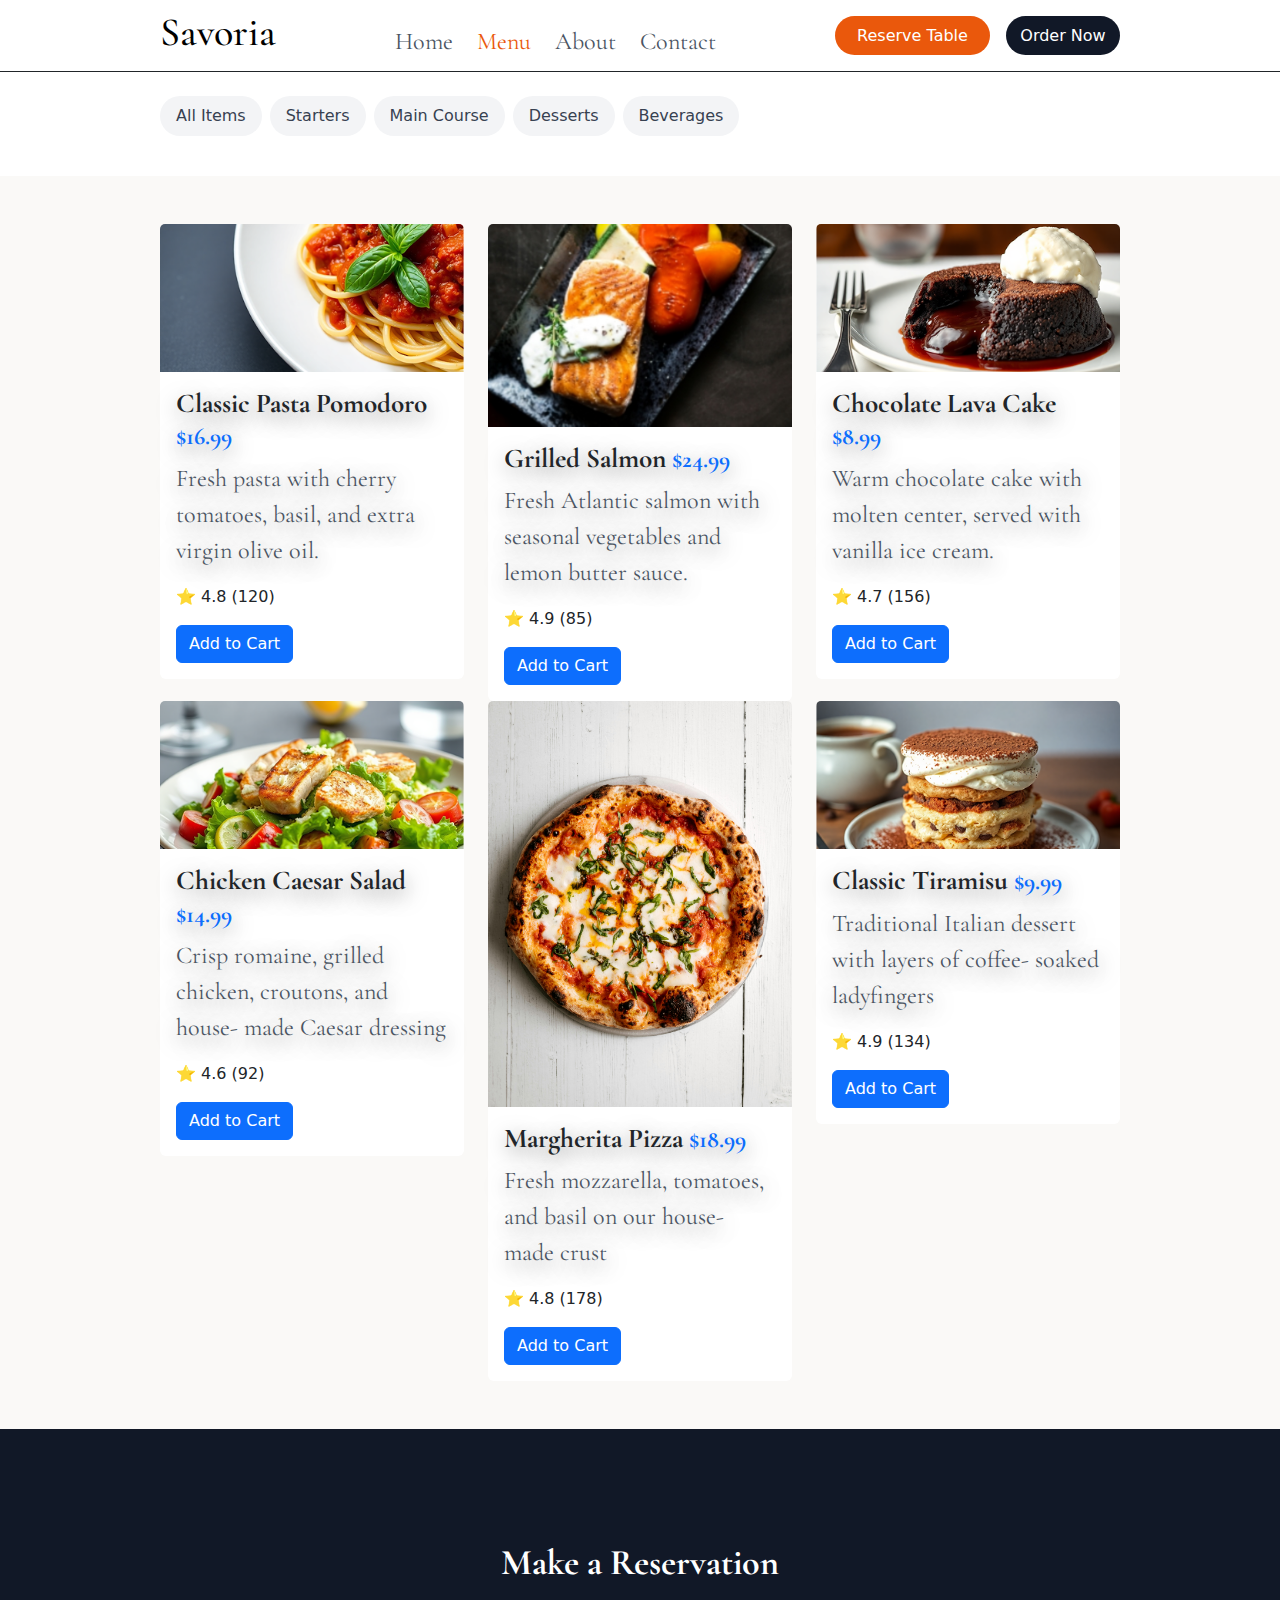
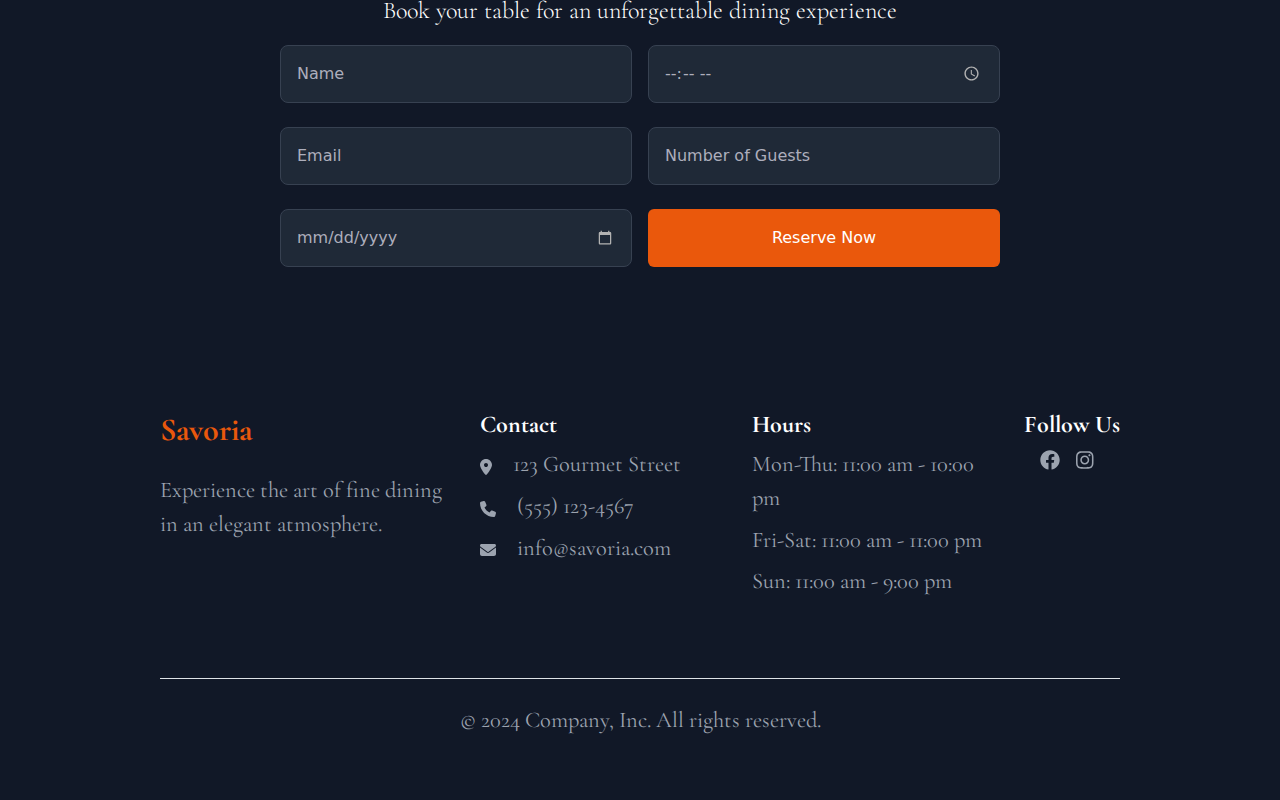
<file: menu.html>
<!DOCTYPE html>
<html lang="en">
  <head>
    <meta charset="UTF-8" />
    <meta name="viewport" content="width=device-width, initial-scale=1.0" />
    <title>Savoria</title>
    <link rel="preconnect" href="https://fonts.googleapis.com" />
    <link rel="preconnect" href="https://fonts.gstatic.com" crossorigin />
    <link
      href="https://fonts.googleapis.com/css2?family=Inter:ital,opsz,wght@0,14..32,100..900;1,14..32,100..900&display=swap"
      rel="stylesheet" />
    <link
      href="https://cdn.jsdelivr.net/npm/bootstrap@5.3.3/dist/css/bootstrap.min.css"
      rel="stylesheet"
      integrity="sha384-QWTKZyjpPEjISv5WaRU9OFeRpok6YctnYmDr5pNlyT2bRjXh0JMhjY6hW+ALEwIH"
      crossorigin="anonymous" />

    <link rel="stylesheet" href="css/main.css" />
  </head>
  <body>
    <header
      class="d-flex top-header w-100 border-bottom border-dark"
      style="background-color: white">
      <div class="d-flex justify-content-between py-3 w-100 header-container">
        <h1 style="color: black">Savoria</h1>
        <ul
          class="d-flex list-unstyled gap-4 m-0 justify-content-center align-items-center navbar">
          <li>
            <a href="index.html" style="color: #4b5563; text-decoration: none"
              >Home</a
            >
          </li>
          <li>
            <a href="menu.html" style="color: #4b5563; text-decoration: none"
              >Menu</a
            >
          </li>
          <li>
            <a href="about.html" style="color: #4b5563; text-decoration: none"
              >About</a
            >
          </li>
          <li>
            <a href="contact.html" style="color: #4b5563; text-decoration: none"
              >Contact</a
            >
          </li>
        </ul>
        <div class="d-flex gap-3">
          <button class="btn btn-Reserve" type="button">Reserve Table</button>
          <button class="btn btn-order" type="button">Order Now</button>
        </div>
      </div>
    </header>
    <section>
      <div class="d-flex btn-container">
        <button class="btn-menu me-2 px-3 py-2" onclick="changeColor(this)">
          All Items
        </button>
        <button class="btn-menu me-2 px-3 py-2" onclick="changeColor(this)">
          Starters
        </button>
        <button class="btn-menu me-2 px-3 py-2" onclick="changeColor(this)">
          Main Course
        </button>
        <button class="btn-menu me-2 px-3 py-2" onclick="changeColor(this)">
          Desserts
        </button>
        <button class="btn-menu px-3 py-2" onclick="changeColor(this)">
          Beverages
        </button>
      </div>
    </section>
    <section style="background-color: #faf9f7">
      <div class="w-100 container-menu">
        <div class="row">
          <div class="col-md-4">
            <div class="card">
              <img
                src="images/menu/Classic Pasta Pomodoro.png"
                class="card-img-top"
                alt="Classic Pasta Pomodoro" />
              <div class="card-body">
                <h5 class="card-title">
                  Classic Pasta Pomodoro
                  <span class="text-primary">$16.99</span>
                </h5>
                <p class="card-text">
                  Fresh pasta with cherry tomatoes, basil, and extra virgin
                  olive oil.
                </p>
                <p>⭐ 4.8 (120)</p>
                <a href="#" class="btn btn-primary">Add to Cart</a>
              </div>
            </div>
          </div>
          <div class="col-md-4">
            <div class="card">
              <img src="images/menu/Grilled Salmon.jpg" class="card-img-top" alt="Grilled Salmon" />
              <div class="card-body">
                <h5 class="card-title">
                  Grilled Salmon <span class="text-primary">$24.99</span>
                </h5>
                <p class="card-text">
                  Fresh Atlantic salmon with seasonal vegetables and lemon
                  butter sauce.
                </p>
                <p>⭐ 4.9 (85)</p>
                <a href="#" class="btn btn-primary">Add to Cart</a>
              </div>
            </div>
          </div>
          <div class="col-md-4">
            <div class="card">
              <img
                src="images/menu/Chocolate Lava Cake.png"
                class="card-img-top"
                alt="Chocolate Lava Cake" />
              <div class="card-body">
                <h5 class="card-title">
                  Chocolate Lava Cake <span class="text-primary">$8.99</span>
                </h5>
                <p class="card-text">
                  Warm chocolate cake with molten center, served with vanilla
                  ice cream.
                </p>
                <p>⭐ 4.7 (156)</p>
                <a href="#" class="btn btn-primary">Add to Cart</a>
              </div>
            </div>
          </div>
          <div class="col-md-4">
            <div class="card">
              <img
                src="images/menu/Chicken Caesar Salad.png"
                class="card-img-top"
                alt="Chocolate Lava Cake" />
              <div class="card-body">
                <h5 class="card-title">
                  Chicken Caesar Salad <span class="text-primary">$14.99</span>
                </h5>
                <p class="card-text">
                  Crisp romaine, grilled chicken, croutons, and house- made Caesar dressing
                </p>
                <p>⭐ 4.6 (92)</p>
                <a href="#" class="btn btn-primary">Add to Cart</a>
              </div>
            </div>
          </div>
          <div class="col-md-4">
            <div class="card">
              <img
                src="images/menu/Margherita Pizza.jpg"
                class="card-img-top"
                alt="Chocolate Lava Cake" />
              <div class="card-body">
                <h5 class="card-title">
                  Margherita Pizza <span class="text-primary">$18.99</span>
                </h5>
                <p class="card-text">
                  Fresh mozzarella, tomatoes, and basil on our house- made crust
                </p>
                <p>⭐ 4.8 (178)</p>
                <a href="#" class="btn btn-primary">Add to Cart</a>
              </div>
            </div>
          </div>
          <div class="col-md-4">
            <div class="card">
              <img
                src="images/menu/Classic Tiramisu.png"
                class="card-img-top"
                alt="Chocolate Lava Cake" />
              <div class="card-body">
                <h5 class="card-title">
                  Classic Tiramisu <span class="text-primary">$9.99</span>
                </h5>
                <p class="card-text">
                  Traditional Italian dessert with layers of coffee- soaked ladyfingers
                </p>
                <p>⭐ 4.9 (134)</p>
                <a href="#" class="btn btn-primary">Add to Cart</a>
              </div>
            </div>
          </div>
        </div>
      </div>
    </section>

    <section
      class="d-flex w-100 contactFooter-container justify-content-center align-items-center">
      <div
        class="w-100 d-flex flex-column contactFooter-innContainer justify-content-center align-items-center">
        <div class="d-flex flex-column w-75">
          <div
            class="d-flex flex-column justify-content-center align-items-center">
            <h1 class="reservation-title text-center">Make a Reservation</h1>
            <p class="reservation-description text-center">
              Book your table for an unforgettable dining experience
            </p>
          </div>
          <div class="d-flex w-100">
            <form
              action=""
              class="d-flex flex-row justify-content-center align-items-center w-100 gap-3">
              <div class="flex-column d-flex w-100 gap-4">
                <input
                  type="text"
                  name="name"
                  placeholder="Name"
                  class="w-100 bg-transparent p-3 border border-1 rounded-3 input-form" />
                <input
                  type="text"
                  name="email"
                  placeholder="Email"
                  class="w-100 bg-transparent p-3 border border-1 rounded-3 input-form" />
                <input
                  type="date"
                  id="date"
                  name="date"
                  placeholder="Date"
                  class="w-100 bg-transparent p-3 border border-1 rounded-3 input-form" />
              </div>
              <div class="flex-column d-flex w-100 gap-4">
                <input
                  type="time"
                  id="time"
                  name="time"
                  placeholder="Time"
                  class="w-100 bg-transparent p-3 border border-1 rounded-3 input-form" />
                <input
                  type="number"
                  name="NumberofGuests"
                  placeholder="Number of Guests"
                  class="w-100 bg-transparent p-3 border border-1 rounded-3 input-form" />
                <button class="btn w-100 p-3 reservation-btn" type="button">
                  Reserve Now
                </button>
              </div>
            </form>
          </div>
        </div>

        <div class="d-flex w-100 justify-content-center restaurant-info">
          <div class="d-flex flex-column gap-3" style="width: 288px">
            <h1 class="title-info">Savoria</h1>
            <p class="description-info">
              Experience the art of fine dining in an elegant atmosphere.
            </p>
          </div>
          <div class="col-3 col-md-3 mb-3">
            <h5 class="contact-title">Contact</h5>
            <ul class="nav flex-column">
              <li class="nav-item mb-2">
                <svg
                  width="12"
                  height="16"
                  viewBox="0 0 12 16"
                  fill="none"
                  xmlns="http://www.w3.org/2000/svg">
                  <path
                    d="M6.74062 15.6C8.34375 13.5938 12 8.73125 12 6C12 2.6875 9.3125 0 6 0C2.6875 0 0 2.6875 0 6C0 8.73125 3.65625 13.5938 5.25938 15.6C5.64375 16.0781 6.35625 16.0781 6.74062 15.6ZM6 4C6.53043 4 7.03914 4.21071 7.41421 4.58579C7.78929 4.96086 8 5.46957 8 6C8 6.53043 7.78929 7.03914 7.41421 7.41421C7.03914 7.78929 6.53043 8 6 8C5.46957 8 4.96086 7.78929 4.58579 7.41421C4.21071 7.03914 4 6.53043 4 6C4 5.46957 4.21071 4.96086 4.58579 4.58579C4.96086 4.21071 5.46957 4 6 4Z"
                    fill="#9CA3AF" />
                </svg>
                123 Gourmet Street
              </li>
              <li class="nav-item mb-2">
                <a href="#" class="nav-link p-0 text-body-secondary">
                  <svg
                    width="16"
                    height="16"
                    viewBox="0 0 16 16"
                    fill="none"
                    xmlns="http://www.w3.org/2000/svg">
                    <path
                      d="M5.15312 0.768722C4.9125 0.187472 4.27812 -0.121903 3.67188 0.0437222L0.921875 0.793722C0.378125 0.943722 0 1.43747 0 1.99997C0 9.73122 6.26875 16 14 16C14.5625 16 15.0563 15.6218 15.2063 15.0781L15.9563 12.3281C16.1219 11.7218 15.8125 11.0875 15.2312 10.8468L12.2312 9.59685C11.7219 9.38435 11.1313 9.53122 10.7844 9.95935L9.52188 11.5C7.32188 10.4593 5.54062 8.6781 4.5 6.4781L6.04063 5.21872C6.46875 4.86872 6.61562 4.28122 6.40312 3.77185L5.15312 0.771847V0.768722Z"
                      fill="#9CA3AF" />
                  </svg>
                  (555) 123-4567</a
                >
              </li>
              <li class="nav-item mb-2">
                <a href="#" class="nav-link p-0 text-body-secondary">
                  <svg
                    width="16"
                    height="12"
                    viewBox="0 0 16 12"
                    fill="none"
                    xmlns="http://www.w3.org/2000/svg">
                    <path
                      d="M1.5 0C0.671875 0 0 0.671875 0 1.5C0 1.97187 0.221875 2.41562 0.6 2.7L7.4 7.8C7.75625 8.06563 8.24375 8.06563 8.6 7.8L15.4 2.7C15.7781 2.41562 16 1.97187 16 1.5C16 0.671875 15.3281 0 14.5 0H1.5ZM0 3.5V10C0 11.1031 0.896875 12 2 12H14C15.1031 12 16 11.1031 16 10V3.5L9.2 8.6C8.4875 9.13438 7.5125 9.13438 6.8 8.6L0 3.5Z"
                      fill="#9CA3AF" />
                  </svg>
                  info@savoria.com</a
                >
              </li>
            </ul>
          </div>
          <div class="col-3 col-md-3 mb-3">
            <h5 class="contact-title">Hours</h5>
            <ul class="nav flex-column">
              <li class="nav-item mb-2">Mon-Thu: 11:00 am - 10:00 pm</li>
              <li class="nav-item mb-2">Fri-Sat: 11:00 am - 11:00 pm</li>
              <li class="nav-item mb-2">Sun: 11:00 am - 9:00 pm</li>
            </ul>
          </div>
          <div class="d-flex flex-column">
            <h5 class="contact-title">Follow Us</h5>
            <ul class="list-unstyled d-flex">
              <li class="ms-3">
                <a class="link-body-emphasis" href="#">
                  <svg
                    width="20"
                    height="20"
                    viewBox="0 0 20 20"
                    fill="none"
                    xmlns="http://www.w3.org/2000/svg">
                    <path
                      d="M19.6875 10C19.6875 4.64844 15.3516 0.3125 10 0.3125C4.64844 0.3125 0.3125 4.64844 0.3125 10C0.3125 14.8352 3.85508 18.843 8.48633 19.5703V12.8004H6.02539V10H8.48633V7.86562C8.48633 5.43789 9.93164 4.09687 12.1453 4.09687C13.2055 4.09687 14.3141 4.28594 14.3141 4.28594V6.66875H13.0922C11.8891 6.66875 11.5137 7.41562 11.5137 8.18164V10H14.2004L13.7707 12.8004H11.5137V19.5703C16.1449 18.843 19.6875 14.8352 19.6875 10Z"
                      fill="#9CA3AF" />
                  </svg>
                </a>
              </li>
              <li class="ms-3">
                <a class="link-body-emphasis" href="#">
                  <svg
                    width="18"
                    height="18"
                    viewBox="0 0 18 18"
                    fill="none"
                    xmlns="http://www.w3.org/2000/svg">
                    <path
                      d="M8.75391 4.50781C6.26953 4.50781 4.26562 6.51172 4.26562 8.99609C4.26562 11.4805 6.26953 13.4844 8.75391 13.4844C11.2383 13.4844 13.2422 11.4805 13.2422 8.99609C13.2422 6.51172 11.2383 4.50781 8.75391 4.50781ZM8.75391 11.9141C7.14844 11.9141 5.83594 10.6055 5.83594 8.99609C5.83594 7.38672 7.14453 6.07812 8.75391 6.07812C10.3633 6.07812 11.6719 7.38672 11.6719 8.99609C11.6719 10.6055 10.3594 11.9141 8.75391 11.9141ZM14.4727 4.32422C14.4727 4.90625 14.0039 5.37109 13.4258 5.37109C12.8438 5.37109 12.3789 4.90234 12.3789 4.32422C12.3789 3.74609 12.8477 3.27734 13.4258 3.27734C14.0039 3.27734 14.4727 3.74609 14.4727 4.32422ZM17.4453 5.38672C17.3789 3.98438 17.0586 2.74219 16.0312 1.71875C15.0078 0.695312 13.7656 0.375 12.3633 0.304687C10.918 0.222656 6.58594 0.222656 5.14062 0.304687C3.74219 0.371094 2.5 0.691406 1.47266 1.71484C0.445313 2.73828 0.128906 3.98047 0.0585937 5.38281C-0.0234375 6.82812 -0.0234375 11.1602 0.0585937 12.6055C0.125 14.0078 0.445313 15.25 1.47266 16.2734C2.5 17.2969 3.73828 17.6172 5.14062 17.6875C6.58594 17.7695 10.918 17.7695 12.3633 17.6875C13.7656 17.6211 15.0078 17.3008 16.0312 16.2734C17.0547 15.25 17.375 14.0078 17.4453 12.6055C17.5273 11.1602 17.5273 6.83203 17.4453 5.38672ZM15.5781 14.1562C15.2734 14.9219 14.6836 15.5117 13.9141 15.8203C12.7617 16.2773 10.0273 16.1719 8.75391 16.1719C7.48047 16.1719 4.74219 16.2734 3.59375 15.8203C2.82812 15.5156 2.23828 14.9258 1.92969 14.1562C1.47266 13.0039 1.57813 10.2695 1.57813 8.99609C1.57813 7.72266 1.47656 4.98438 1.92969 3.83594C2.23438 3.07031 2.82422 2.48047 3.59375 2.17187C4.74609 1.71484 7.48047 1.82031 8.75391 1.82031C10.0273 1.82031 12.7656 1.71875 13.9141 2.17187C14.6797 2.47656 15.2695 3.06641 15.5781 3.83594C16.0352 4.98828 15.9297 7.72266 15.9297 8.99609C15.9297 10.2695 16.0352 13.0078 15.5781 14.1562Z"
                      fill="#9CA3AF" />
                  </svg>
                </a>
              </li>
            </ul>
          </div>
        </div>

        <div
          class="d-flex flex-column flex-sm-row justify-content-between py-4 my-4 border-top w-100 justify-content-center align-items-center">
          <p class="text-center w-100 footer-copyright">
            &copy; 2024 Company, Inc. All rights reserved.
          </p>
        </div>
      </div>
    </section>

    <script>
      document.addEventListener("DOMContentLoaded", function () {
        let currentPage = window.location.pathname.split("/").pop();

        let navLinks = document.querySelectorAll("header a");

        navLinks.forEach((link) => {
          if (link.getAttribute("href") === currentPage) {
            link.classList.add("active");
          }
        });
      });
      function changeColor(button) {
        document.querySelectorAll(".btn-menu").forEach((btn) => {
          btn.classList.remove("btn-menu-active");
        });
        button.classList.add("btn-menu-active");
      }
    </script>
  </body>
</html>
</file>
<file: css/main.css>
@import url("https://fonts.googleapis.com/css2?family=Cormorant+Garamond:ital,wght@0,300;0,400;0,500;0,600;0,700;1,300;1,400;1,500;1,600;1,700&family=Inter:ital,opsz,wght@0,14..32,100..900;1,14..32,100..900&display=swap");
.top-header {
  z-index: 10;
  height: 72px;
  background: transparent;
  top: 20px;
}
.header-container {
  padding: 0 10rem;
}
.top-header h1 {
  color: white;
  font-size: 2.5rem;
  font-family: "Cormorant Garamond", serif;
  margin: 0;
  line-height: 2.063rem;
}
.top-header ul {
  color: white;
  font-size: 1.5rem;
  font-family: "Cormorant Garamond", serif;
}
.btn-Reserve {
  background-color: #ea580c;
  color: white;
  border-radius: 2rem !important;
  width: 9.688rem;
  font-size: 1rem;
}
.btn-order {
  background-color: #111827;
  color: white;
  border-radius: 2rem !important;
  width: 7.125rem;
  font-size: 1rem;
}
.navbar li a.active {
  color: #ea580c !important;
}

.overlay {
  position: absolute;
  top: 0;
  left: 0;
  width: 100%;
  height: 100%;
  background-color: rgba(0, 0, 0, 0.5);
  pointer-events: none;
}

.features {
  padding: 10rem 10rem;
}
.features-restaurant {
  background-color: #faf9f7;
}
.features h3 {
  font-family: "Cormorant Garamond", serif;
  font-size: 2rem;
  font-weight: 700;
}
.features p {
  font-family: "Cormorant Garamond", serif;
  font-size: 1.5rem;
  font-weight: 400;
}
.menu-restaurant {
  padding: 10rem 10rem;
}
.card {
  border: none;
}
.card-title {
  font-family: "Cormorant Garamond", serif;
  font-size: 1.7rem;
  font-weight: 700;
  text-shadow: 1px 6px 20px rgba(0, 0, 0, 0.5);
}
.card-text {
  font-family: "Cormorant Garamond", serif;
  font-size: 1.5rem;
  font-weight: 400;
  text-shadow: 1px 6px 20px rgba(0, 0, 0, 0.5);
  color: #4b5563;
}
.card-body span {
  color: #ea580c;
  font-size: 1.5rem;
  text-shadow: 1px 6px 20px rgba(0, 0, 0, 0.5);
}
.contactFooter-container {
  background-color: #111827;
}
.contactFooter-innContainer {
  padding: 0 10rem;
  padding-top: 7rem;
}
.reservation-title {
  font-family: "Cormorant Garamond", serif;
  font-weight: 700;
  font-size: 2.25rem;
  color: white;
}
.reservation-description {
  font-family: "Cormorant Garamond", serif;
  font-weight: 300;
  color: white;
  font-size: 1.5rem;
}
.input-form {
  color: #adaebc !important;
  background-color: #1f2937 !important;
  border-color: #374151 !important;
}
.input-form::placeholder {
  color: #adaebc;
}
input[type="date"]::-webkit-calendar-picker-indicator {
  filter: invert(70%);
}
input[type="time"]::-webkit-calendar-picker-indicator {
  filter: invert(70%);
}
.reservation-btn {
  background-color: #ea580c;
  color: white;
}
.restaurant-info {
  margin-top: 9rem;
  margin-bottom: 2rem;
  gap: 2rem;
}
.title-info {
  color: #ea580c;
  font-size: 2rem;
  font-weight: 700;
  font-family: "Cormorant Garamond", serif;
}
.description-info {
  color: #9ca3af;
  font-family: "Cormorant Garamond", serif;
  font-size: 1.4rem;
  font-weight: 400;
}
.contact-title {
  color: white;
  font-family: "Cormorant Garamond", serif;
  font-size: 1.5rem;
  font-weight: 700;
}
.nav-item {
  color: #9ca3af !important;
  font-family: "Cormorant Garamond", serif;
  font-size: 1.4rem;
  font-weight: 400;
}

.nav-item a {
  color: #9ca3af !important;
  font-family: "Cormorant Garamond", serif;
  font-size: 1.4rem;
  font-weight: 400;
}
.nav-item svg {
  margin-right: 1rem;
}
.footer-copyright {
  color: #9ca3af !important;
  font-family: "Cormorant Garamond", serif;
  font-size: 1.4rem;
  font-weight: 400;
}
input[type="number"]::-webkit-inner-spin-button,
input[type="number"]::-webkit-outer-spin-button {
  opacity: 0;
}
.introduction-section {
  background-color: #faf9f7;
}
.introduction-container {
  padding: 5rem 10rem;
}
.introduction-container h1 {
  font-family: "Cormorant Garamond", serif;
  font-size: 3rem;
  font-weight: 700;
}

.introduction-container p {
  font-family: "Cormorant Garamond", serif;
  font-size: 1.4rem;
  font-weight: 400;
  color: #4b5563;
}
.about-container {
  padding: 10rem 10rem;
}
.legacy-title {
  font-family: "Cormorant Garamond", serif;
  font-size: 2.4rem;
  font-weight: 700;
}
.legacy-description {
  font-family: "Cormorant Garamond", serif;
  font-size: 1.4rem;
  font-weight: 400;
  color: #4b5563;
}
.coreValues-section {
  background-color: #faf9f7;
}
.coreValues-container {
  padding: 10rem 10rem;
}
.coreValues-cardTitle {
  text-shadow: none;
}
.coreValues-cardText {
  text-shadow: none;
}
.coreValues-container h2 {
  font-family: "Cormorant Garamond", serif;
  font-size: 2.5rem;
  font-weight: 700;
}
.team-container {
  padding: 10rem 10rem;
}
.team-container h2 {
  font-family: "Cormorant Garamond", serif;
  font-size: 2.5rem;
  font-weight: 700;
}

.container-menu {
  padding: 3rem 10rem;
}
.btn-container {
  padding-top: 1.5rem;
  padding-bottom: 2.5rem;
  padding-left: 10rem;
  padding-right: 10rem;
}
.btn-menu-active {
  background-color: #ea580c !important;
  color: white !important;
}
.btn-menu {
  border: none;
  border-radius: 2rem;
  background-color: #f3f4f6;
  color: #374151;
  font-size: 1rem;
  font-weight: 400;
}
</file>
